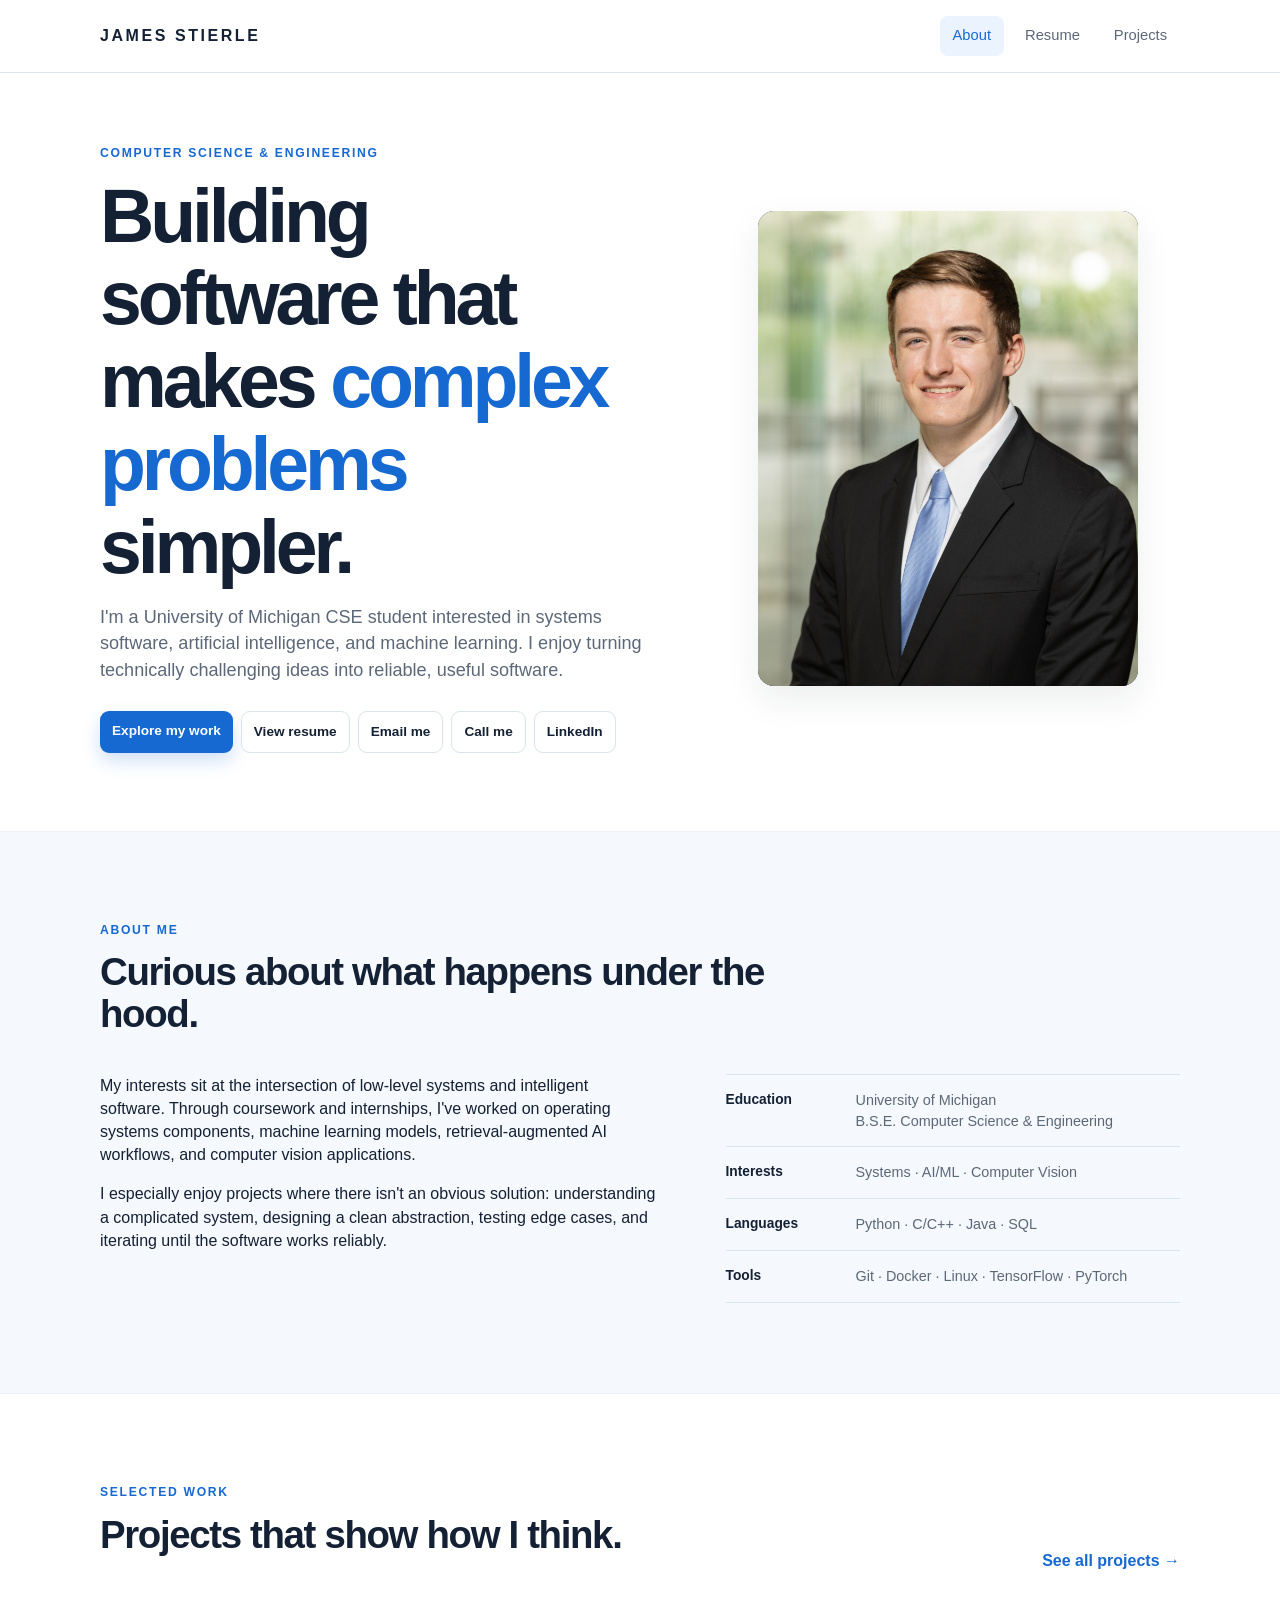
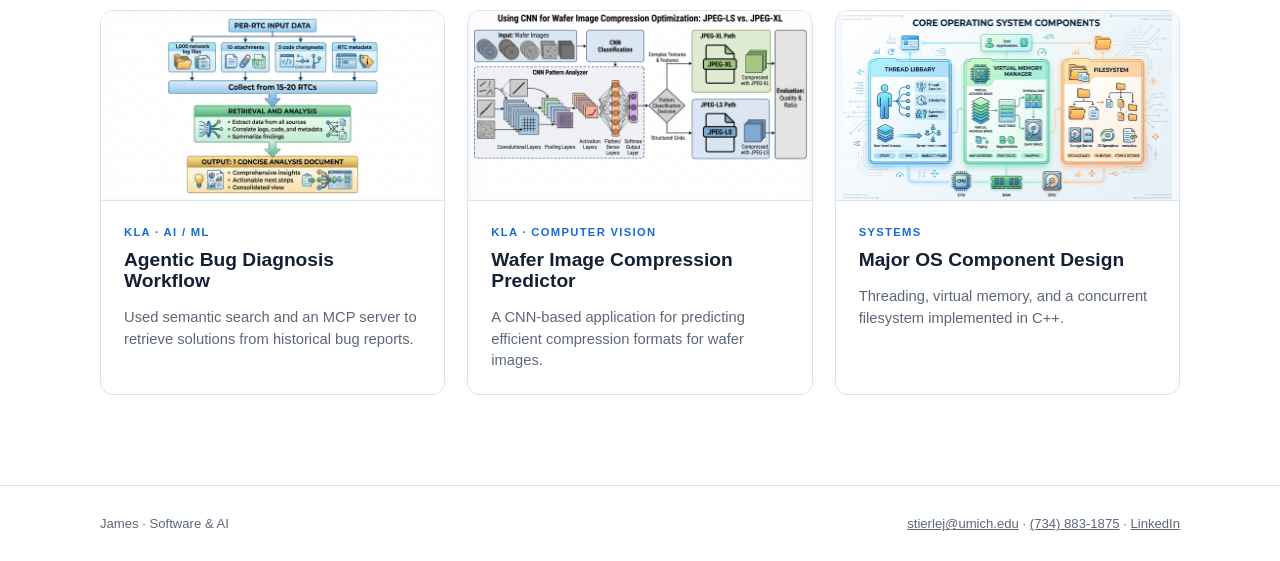
<file: index.html>
<!doctype html>
<html lang="en">
<head>
  <meta charset="utf-8">
  <meta name="viewport" content="width=device-width, initial-scale=1">
  <meta name="description" content="Professional portfolio for James — Computer Science & Engineering student focused on systems software, AI, and machine learning.">
  <title>James Stierle | Software & AI Portfolio</title>
  <link rel="stylesheet" href="assets/style.css">
</head>
<body>
  <header class="site-header">
    <nav class="nav container" aria-label="Main navigation">
      <a class="brand" href="index.html">JAMES STIERLE</a>
      <div class="nav-links">
        <a class="active" href="index.html">About</a>
        <a href="resume.html">Resume</a>
        <a href="projects.html">Projects</a>
      </div>
    </nav>
  </header>

  <main>
    <section class="hero container">
      <div class="hero-copy">
        <p class="eyebrow">COMPUTER SCIENCE & ENGINEERING</p>
        <h1>Building software that makes <span>complex problems</span> simpler.</h1>
        <p class="lead">
          I'm a University of Michigan CSE student interested in systems software,
          artificial intelligence, and machine learning. I enjoy turning technically
          challenging ideas into reliable, useful software.
        </p>
        <div class="button-row">
          <a class="button primary" href="projects.html">Explore my work</a>
          <a class="button secondary" href="resume.html">View resume</a>
          <a class="button secondary" href="mailto:stierlej@umich.edu">Email me</a>
          <a class="button secondary" href="tel:(734) 883-1875">Call me</a>
          <a class="button secondary" href="https://www.linkedin.com/in/james-stierle">LinkedIn</a>
        </div>
      </div>
      <div class="hero-card" aria-label="Professional focus">
        <div class="code-window">
          <img class="headshot" src="images/IMG_8544.jpeg" alt="Headshot of James Stierle">
        </div>
      </div>
    </section>

    <section class="section soft">
      <div class="container">
        <div class="section-heading">
          <p class="eyebrow">ABOUT ME</p>
          <h2>Curious about what happens under the hood.</h2>
        </div>
        <div class="two-column">
          <div>
            <p>
              My interests sit at the intersection of low-level systems and intelligent
              software. Through coursework and internships, I've worked on operating
              systems components, machine learning models, retrieval-augmented AI
              workflows, and computer vision applications.
            </p>
            <p>
              I especially enjoy projects where there isn't an obvious solution:
              understanding a complicated system, designing a clean abstraction,
              testing edge cases, and iterating until the software works reliably.
            </p>
          </div>
          <div class="fact-list">
            <div><strong>Education</strong><span>University of Michigan<br>B.S.E. Computer Science & Engineering</span></div>
            <div><strong>Interests</strong><span>Systems · AI/ML · Computer Vision</span></div>
            <div><strong>Languages</strong><span>Python · C/C++ · Java · SQL</span></div>
            <div><strong>Tools</strong><span>Git · Docker · Linux · TensorFlow · PyTorch</span></div>
          </div>
        </div>
      </div>
    </section>

    <section class="section container">
      <div class="section-heading row-heading">
        <div>
          <p class="eyebrow">SELECTED WORK</p>
          <h2>Projects that show how I think.</h2>
        </div>
        <a class="text-link" href="projects.html">See all projects →</a>
      </div>
      <div class="project-grid">
        <a class="project-card" href="projects.html#kla-rag">
          <div class="project-image"><img src="images/rtc_workflow.png" alt="Workflow diagram for the agentic bug diagnosis system"></div>
          <div class="project-body">
            <p class="tag">KLA · AI / ML</p>
            <h3>Agentic Bug Diagnosis Workflow</h3>
            <p>Used semantic search and an MCP server to retrieve solutions from historical bug reports.</p>
          </div>
        </a>
        <a class="project-card" href="projects.html#kla-compression">
          <div class="project-image"><img src="images/compression_cnn.png" alt="CNN workflow for predicting wafer image compression formats"></div>
          <div class="project-body">
            <p class="tag">KLA · COMPUTER VISION</p>
            <h3>Wafer Image Compression Predictor</h3>
            <p>A CNN-based application for predicting efficient compression formats for wafer images.</p>
          </div>
        </a>
        <a class="project-card" href="projects.html#systems">
          <div class="project-image"><img src="images/os_diagram.png" alt="Diagram of the operating systems components"></div>
          <div class="project-body">
            <p class="tag">SYSTEMS</p>
            <h3>Major OS Component Design</h3>
            <p>Threading, virtual memory, and a concurrent filesystem implemented in C++.</p>
          </div>
        </a>
      </div>
    </section>
  </main>

  <footer class="footer">
    <div class="container footer-inner">
      <span>James · Software & AI</span>
      <span><a href="mailto:stierlej@umich.edu">stierlej@umich.edu</a> · <a href="tel:(734) 883-1875">(734) 883-1875</a> · <a href="https://www.linkedin.com/in/james-stierle">LinkedIn</a></span>
    </div>
  </footer>
</body>
</html>
</file>
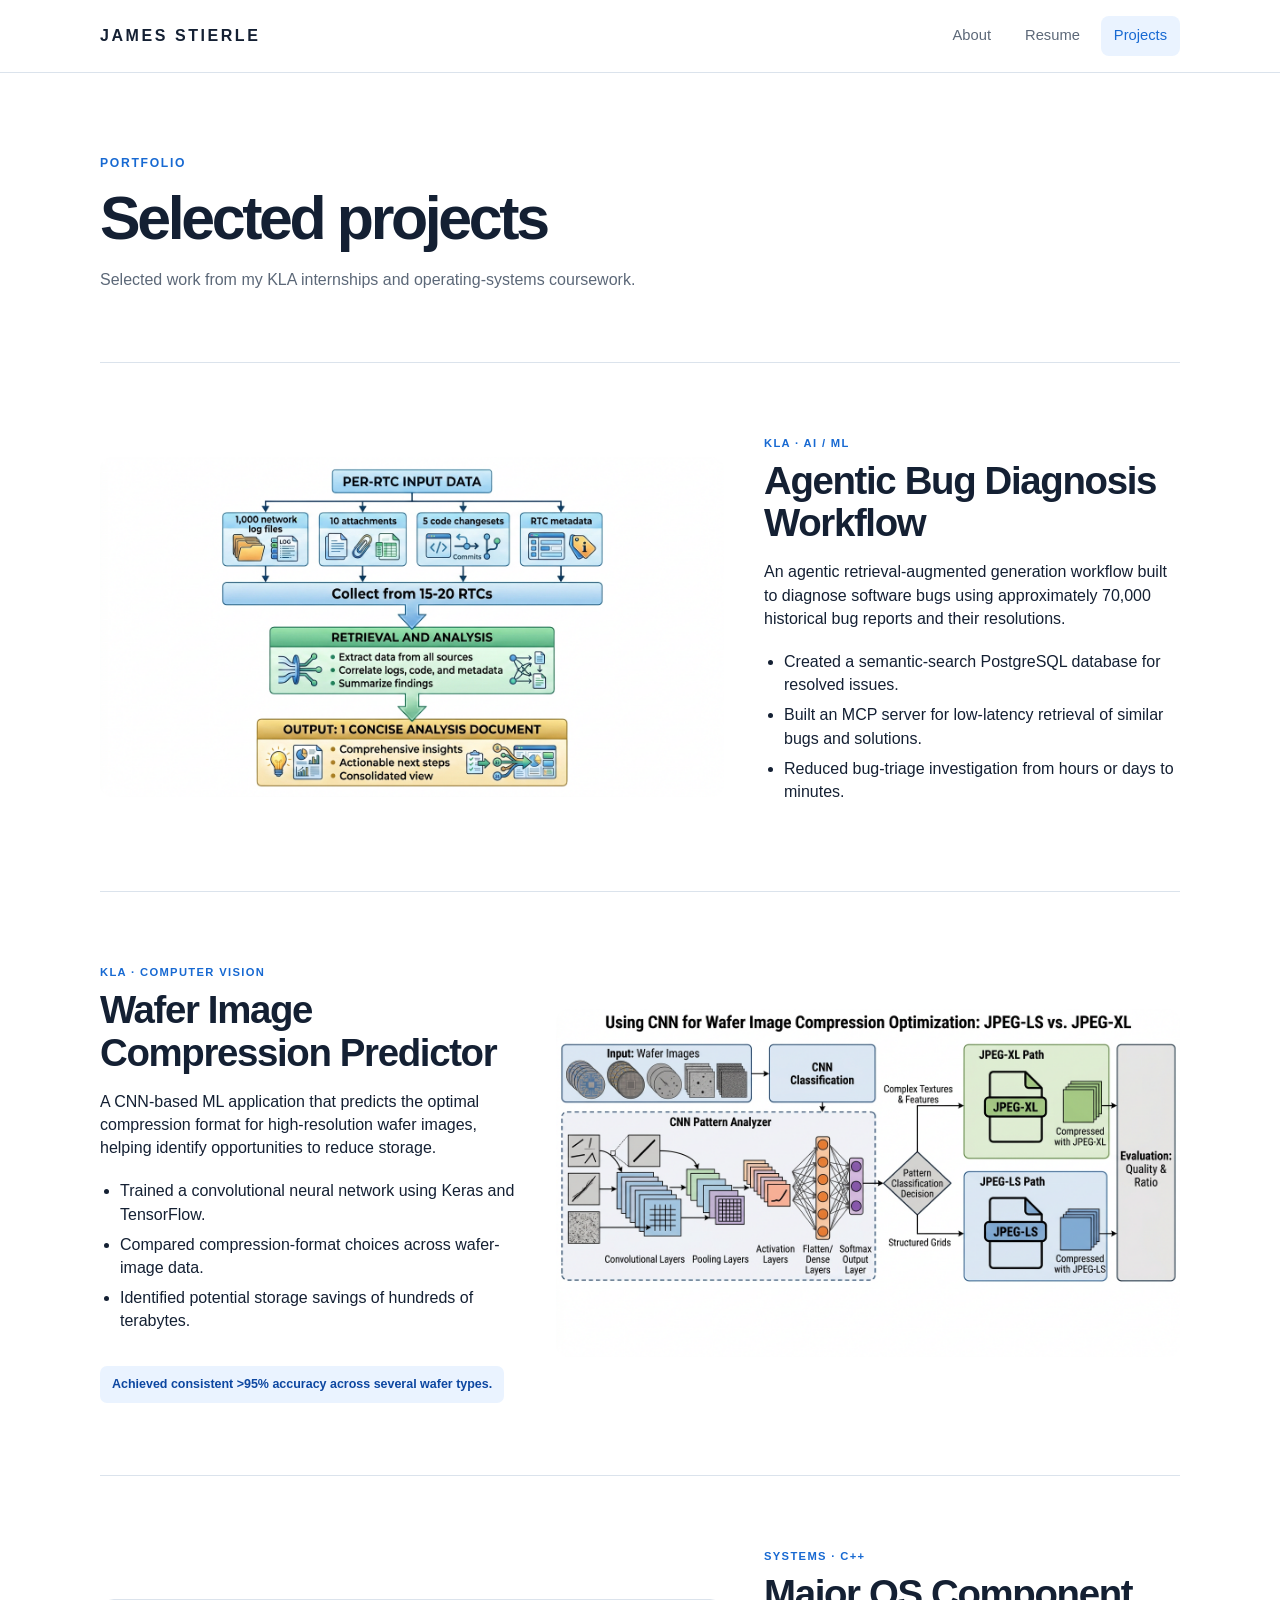
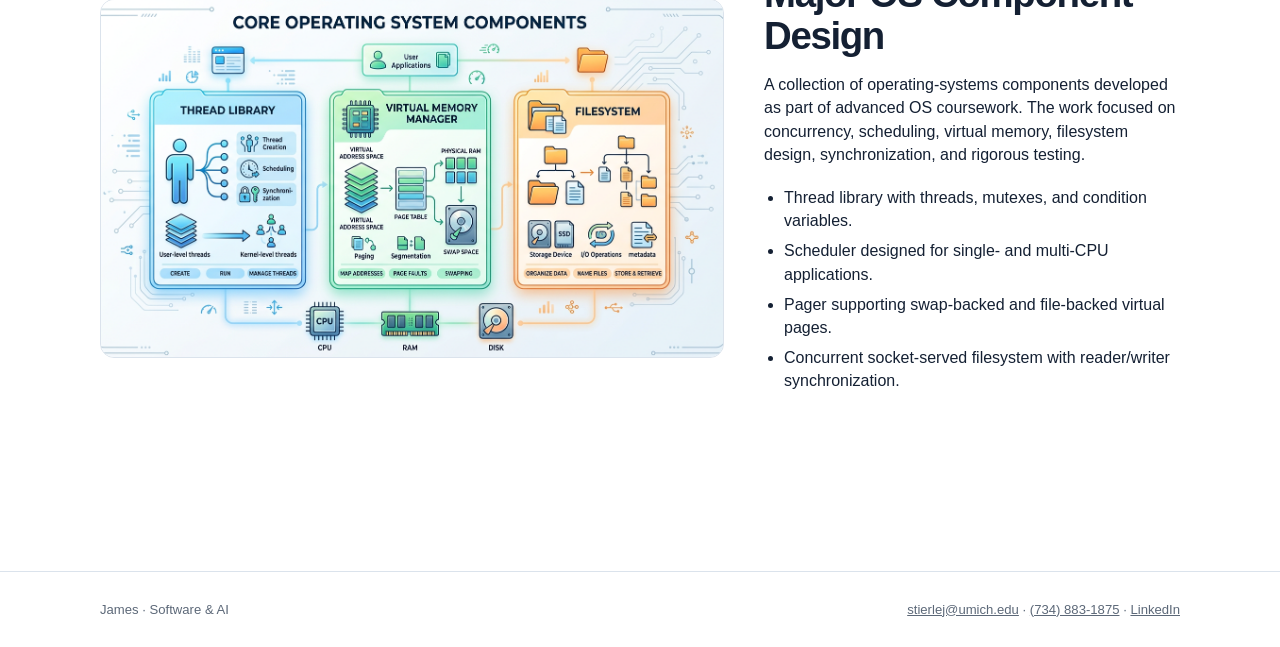
<file: projects.html>
<!doctype html>
<html lang="en">
<head>
  <meta charset="utf-8">
  <meta name="viewport" content="width=device-width, initial-scale=1">
  <title>James | Projects</title>
  <link rel="stylesheet" href="assets/style.css">
</head>
<body>
  <header class="site-header">
    <nav class="nav container" aria-label="Main navigation">
      <a class="brand" href="index.html">JAMES STIERLE</a>
      <div class="nav-links">
        <a href="index.html">About</a>
        <a href="resume.html">Resume</a>
        <a class="active" href="projects.html">Projects</a>
      </div>
    </nav>
  </header>

  <main class="container projects-page">
    <div class="page-intro">
      <p class="eyebrow">PORTFOLIO</p>
      <h1>Selected projects</h1>
      <p>Selected work from my KLA internships and operating-systems coursework.</p>
    </div>

    <section class="project-detail" id="kla-rag">
      <div class="detail-image"><img src="images/rtc_workflow.png" alt="Workflow diagram for the agentic bug diagnosis system"></div>
      <div class="detail-copy">
        <p class="tag">KLA · AI / ML</p>
        <h2>Agentic Bug Diagnosis Workflow</h2>
        <p>
          An agentic retrieval-augmented generation workflow built to diagnose software
          bugs using approximately 70,000 historical bug reports and their resolutions.
        </p>
        <ul>
          <li>Created a semantic-search PostgreSQL database for resolved issues.</li>
          <li>Built an MCP server for low-latency retrieval of similar bugs and solutions.</li>
          <li>Reduced bug-triage investigation from hours or days to minutes.</li>
        </ul>
      </div>
    </section>

    <section class="project-detail reverse" id="kla-compression">
      <div class="detail-image"><img src="images/compression_cnn.png" alt="CNN workflow for predicting wafer image compression formats"></div>
      <div class="detail-copy">
        <p class="tag">KLA · COMPUTER VISION</p>
        <h2>Wafer Image Compression Predictor</h2>
        <p>
          A CNN-based ML application that predicts the optimal compression format for
          high-resolution wafer images, helping identify opportunities to reduce storage.
        </p>
        <ul>
          <li>Trained a convolutional neural network using Keras and TensorFlow.</li>
          <li>Compared compression-format choices across wafer-image data.</li>
          <li>Identified potential storage savings of hundreds of terabytes.</li>
        </ul>
        <div class="placeholder-note">Achieved consistent >95% accuracy across several wafer types.</div>
      </div>
    </section>

    <section class="project-detail" id="systems">
      <div class="detail-image"><img src="images/os_diagram.png" alt="Diagram of the operating systems components"></div>
      <div class="detail-copy">
        <p class="tag">SYSTEMS · C++</p>
        <h2>Major OS Component Design</h2>
        <p>
          A collection of operating-systems components developed as part of advanced
          OS coursework. The work focused on concurrency, scheduling, virtual
          memory, filesystem design, synchronization, and rigorous testing.
        </p>
        <ul>
          <li>Thread library with threads, mutexes, and condition variables.</li>
          <li>Scheduler designed for single- and multi-CPU applications.</li>
          <li>Pager supporting swap-backed and file-backed virtual pages.</li>
          <li>Concurrent socket-served filesystem with reader/writer synchronization.</li>
        </ul>
      </div>
    </section>
  </main>

  <footer class="footer">
    <div class="container footer-inner"><span>James · Software & AI</span><span><a href="mailto:stierlej@umich.edu">stierlej@umich.edu</a> · <a href="tel:(734) 883-1875">(734) 883-1875</a> · <a href="https://www.linkedin.com/in/james-stierle">LinkedIn</a></span></div>
  </footer>
</body>
</html>
</file>
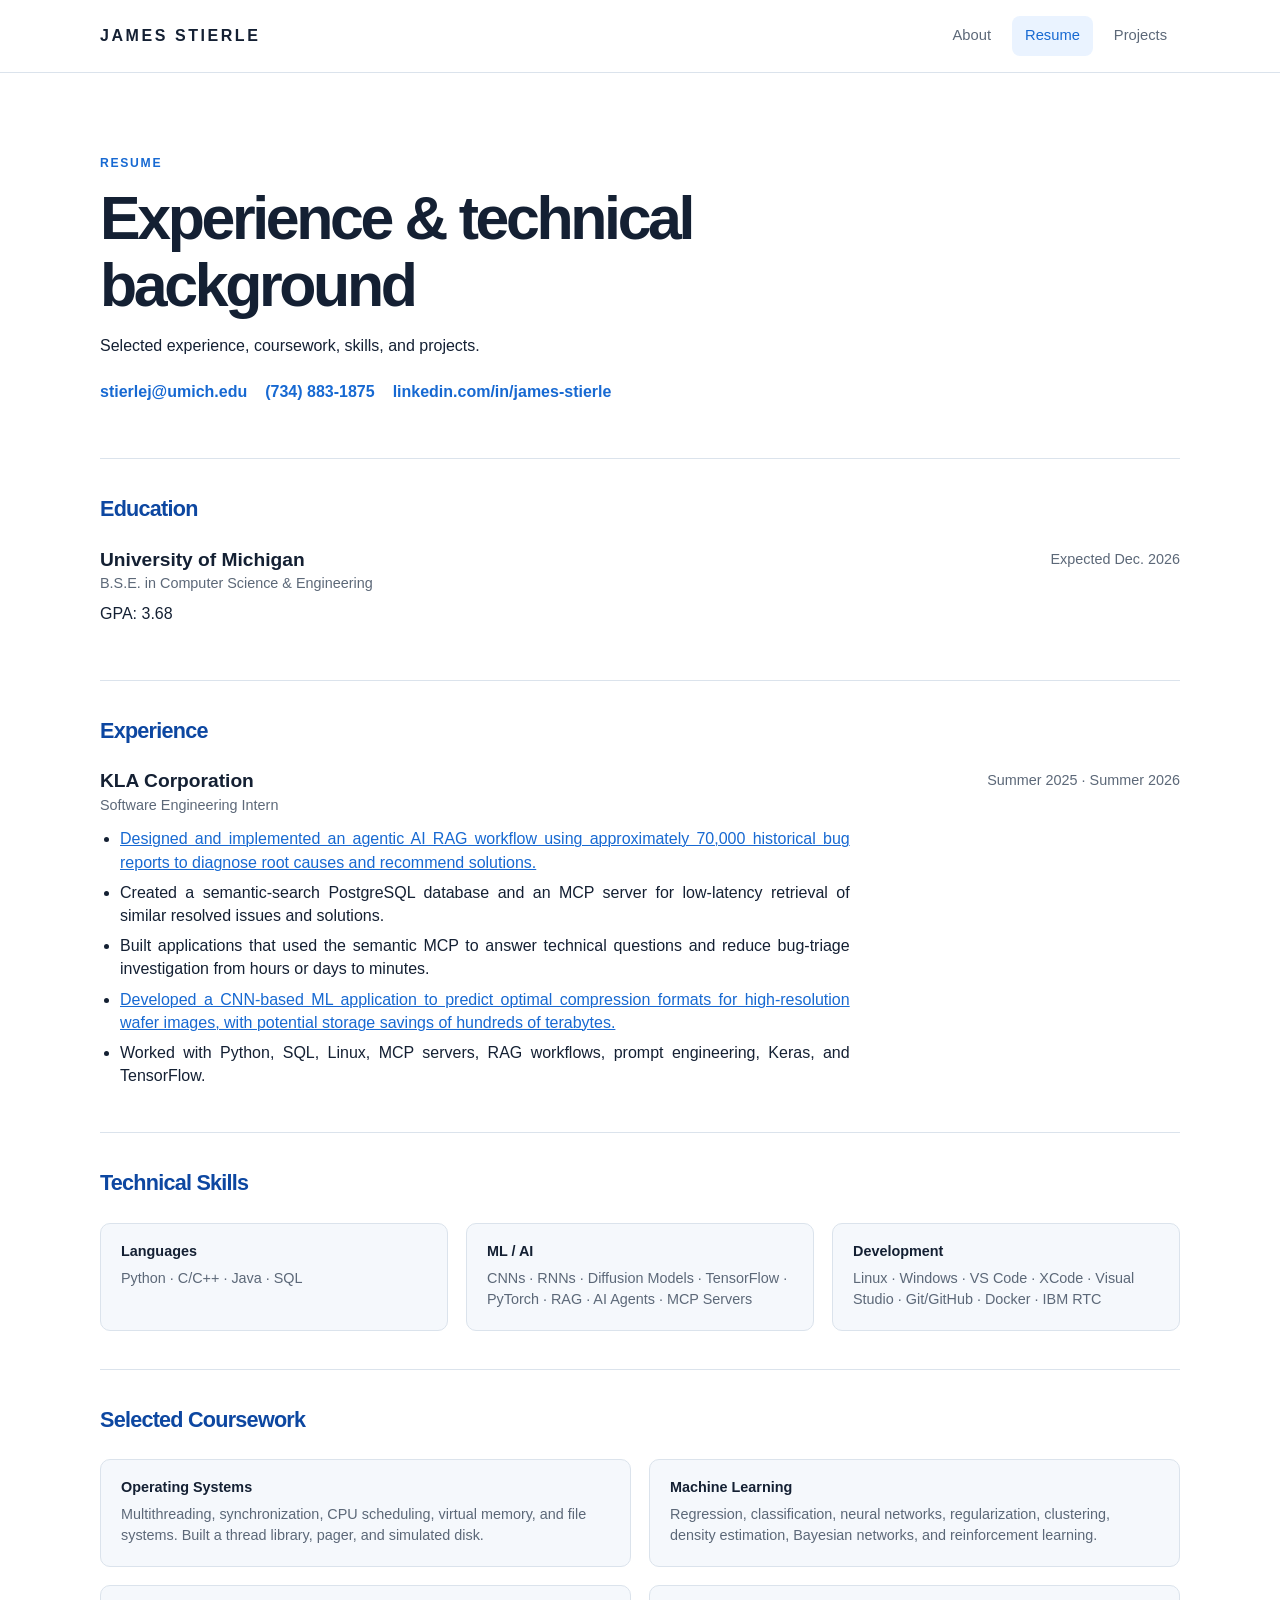
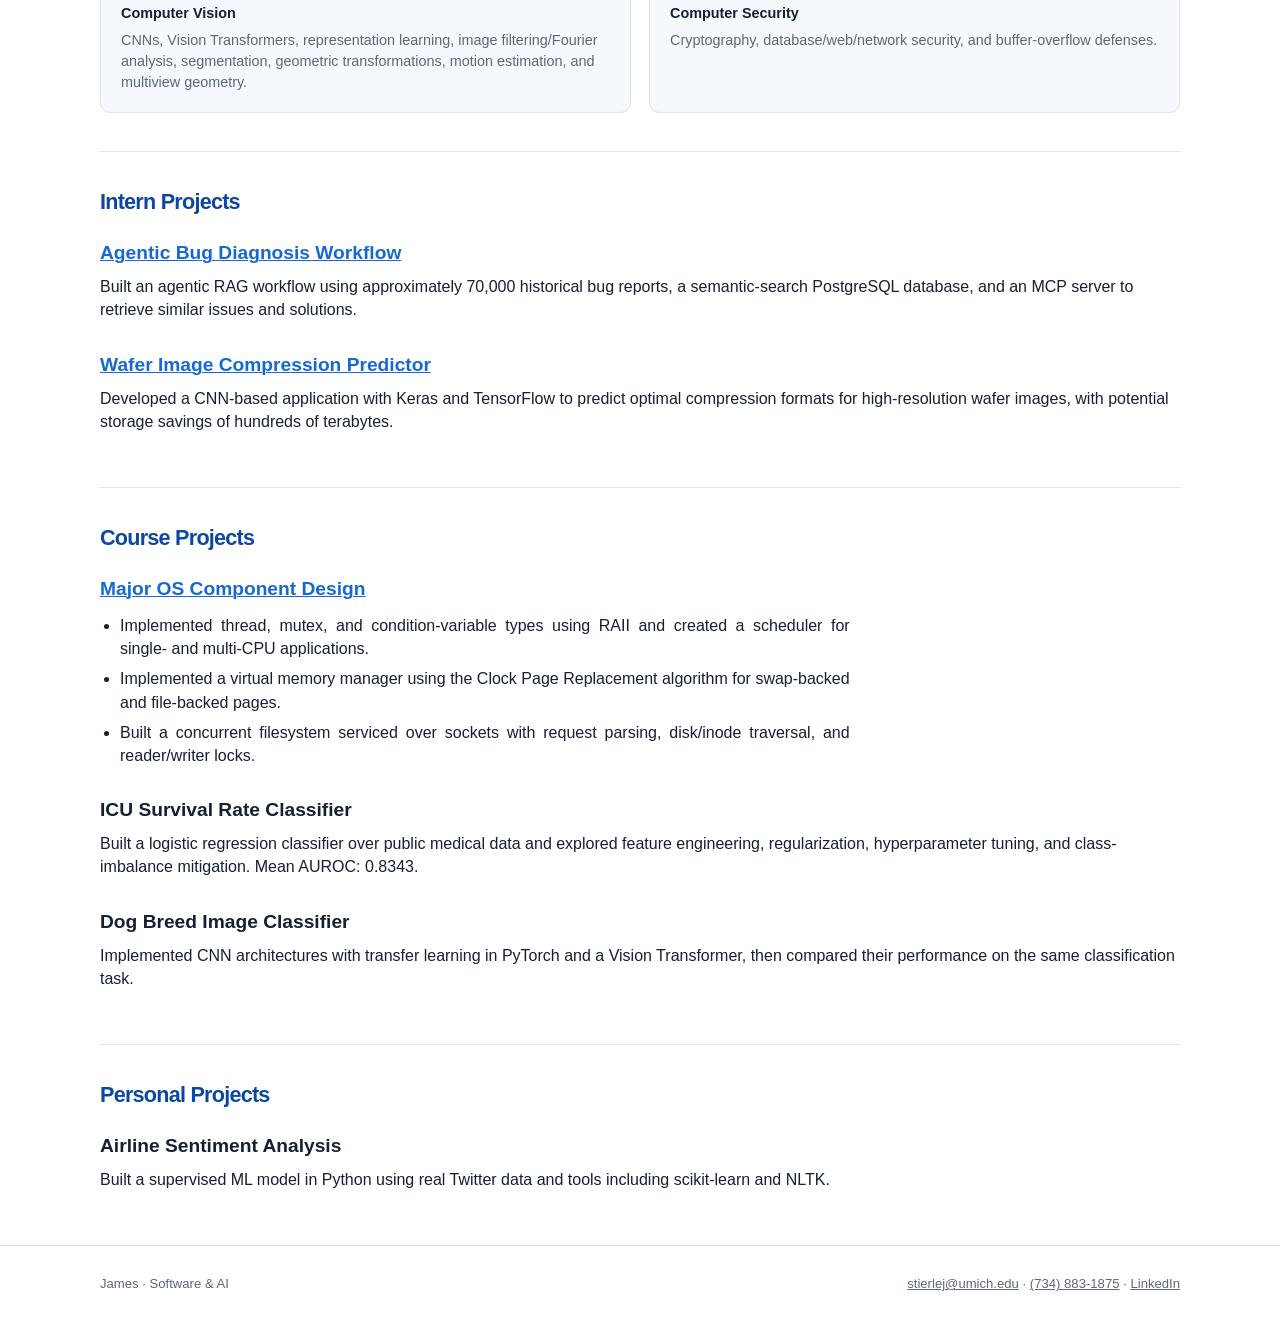
<file: resume.html>
<!doctype html>
<html lang="en">
<head>
  <meta charset="utf-8">
  <meta name="viewport" content="width=device-width, initial-scale=1">
  <title>James | Resume</title>
  <link rel="stylesheet" href="assets/style.css">
</head>
<body>
  <header class="site-header">
    <nav class="nav container" aria-label="Main navigation">
      <a class="brand" href="index.html">JAMES STIERLE</a>
      <div class="nav-links">
        <a href="index.html">About</a>
        <a class="active" href="resume.html">Resume</a>
        <a href="projects.html">Projects</a>
      </div>
    </nav>
  </header>

  <main class="container resume-page">
    <div class="page-intro">
      <p class="eyebrow">RESUME</p>
      <h1>Experience & technical background</h1>
      <p>Selected experience, coursework, skills, and projects.</p>
      <div class="contact-links" aria-label="Contact information">
        <a href="mailto:stierlej@umich.edu">stierlej@umich.edu</a>
        <a href="tel:(734) 883-1875">(734) 883-1875</a>
        <a href="https://www.linkedin.com/in/james-stierle">linkedin.com/in/james-stierle</a>
      </div>
    </div>

    <section class="resume-section">
      <h2>Education</h2>
      <article class="resume-item">
        <div class="item-heading">
          <div><h3>University of Michigan</h3><p>B.S.E. in Computer Science & Engineering</p></div>
          <span>Expected Dec. 2026</span>
        </div>
        <p>GPA: 3.68</p>
      </article>
    </section>

    <section class="resume-section">
      <h2>Experience</h2>
      <article class="resume-item">
        <div class="item-heading">
          <div><h3>KLA Corporation</h3><p>Software Engineering Intern</p></div>
          <span>Summer 2025 · Summer 2026</span>
        </div>
        <ul>
          <li><a href="projects.html#kla-rag">Designed and implemented an agentic AI RAG workflow using approximately 70,000 historical bug reports to diagnose root causes and recommend solutions.</a></li>
          <li>Created a semantic-search PostgreSQL database and an MCP server for low-latency retrieval of similar resolved issues and solutions.</li>
          <li>Built applications that used the semantic MCP to answer technical questions and reduce bug-triage investigation from hours or days to minutes.</li>
          <li><a href="projects.html#kla-compression">Developed a CNN-based ML application to predict optimal compression formats for high-resolution wafer images, with potential storage savings of hundreds of terabytes.</a></li>
          <li>Worked with Python, SQL, Linux, MCP servers, RAG workflows, prompt engineering, Keras, and TensorFlow.</li>
        </ul>
      </article>
    </section>

    <section class="resume-section">
      <h2>Technical Skills</h2>
      <div class="skill-groups">
        <div><h3>Languages</h3><p>Python · C/C++ · Java · SQL</p></div>
        <div><h3>ML / AI</h3><p>CNNs · RNNs · Diffusion Models · TensorFlow · PyTorch · RAG · AI Agents · MCP Servers</p></div>
        <div><h3>Development</h3><p>Linux · Windows · VS Code · XCode · Visual Studio · Git/GitHub · Docker · IBM RTC</p></div>
      </div>
    </section>

    <section class="resume-section">
      <h2>Selected Coursework</h2>
      <div class="course-grid">
        <article><h3>Operating Systems</h3><p>Multithreading, synchronization, CPU scheduling, virtual memory, and file systems. Built a thread library, pager, and simulated disk.</p></article>
        <article><h3>Machine Learning</h3><p>Regression, classification, neural networks, regularization, clustering, density estimation, Bayesian networks, and reinforcement learning.</p></article>
        <article><h3>Computer Vision</h3><p>CNNs, Vision Transformers, representation learning, image filtering/Fourier analysis, segmentation, geometric transformations, motion estimation, and multiview geometry.</p></article>
        <article><h3>Computer Security</h3><p>Cryptography, database/web/network security, and buffer-overflow defenses.</p></article>
      </div>
    </section>

    <section class="resume-section">
      <h2>Intern Projects</h2>
      <article class="resume-item">
        <div class="item-heading"><h3><a href="projects.html#kla-rag">Agentic Bug Diagnosis Workflow</a></h3></div>
        <p>Built an agentic RAG workflow using approximately 70,000 historical bug reports, a semantic-search PostgreSQL database, and an MCP server to retrieve similar issues and solutions.</p>
      </article>
      <article class="resume-item">
        <div class="item-heading"><h3><a href="projects.html#kla-compression">Wafer Image Compression Predictor</a></h3></div>
        <p>Developed a CNN-based application with Keras and TensorFlow to predict optimal compression formats for high-resolution wafer images, with potential storage savings of hundreds of terabytes.</p>
      </article>
    </section>

    <section class="resume-section">
      <h2>Course Projects</h2>
      <article class="resume-item">
        <div class="item-heading"><h3><a href="projects.html#systems">Major OS Component Design</a></h3></div>
        <ul>
          <li>Implemented thread, mutex, and condition-variable types using RAII and created a scheduler for single- and multi-CPU applications.</li>
          <li>Implemented a virtual memory manager using the Clock Page Replacement algorithm for swap-backed and file-backed pages.</li>
          <li>Built a concurrent filesystem serviced over sockets with request parsing, disk/inode traversal, and reader/writer locks.</li>
        </ul>
      </article>
      <article class="resume-item">
        <div class="item-heading"><h3>ICU Survival Rate Classifier</h3></div>
        <p>Built a logistic regression classifier over public medical data and explored feature engineering, regularization, hyperparameter tuning, and class-imbalance mitigation. Mean AUROC: 0.8343.</p>
      </article>
      <article class="resume-item">
        <div class="item-heading"><h3>Dog Breed Image Classifier</h3></div>
        <p>Implemented CNN architectures with transfer learning in PyTorch and a Vision Transformer, then compared their performance on the same classification task.</p>
      </article>
    </section>

    <section class="resume-section">
      <h2>Personal Projects</h2>
      <article class="resume-item">
        <div class="item-heading"><h3>Airline Sentiment Analysis</h3></div>
        <p>Built a supervised ML model in Python using real Twitter data and tools including scikit-learn and NLTK.</p>
      </article>
    </section>
  </main>

  <footer class="footer">
    <div class="container footer-inner"><span>James · Software & AI</span><span><a href="mailto:stierlej@umich.edu">stierlej@umich.edu</a> · <a href="tel:(734) 883-1875">(734) 883-1875</a> · <a href="https://www.linkedin.com/in/james-stierle">LinkedIn</a></span></div>
  </footer>
</body>
</html>
</file>
<file: assets/style.css>
:root {
  --blue: #1769d2;
  --blue-dark: #0d47a1;
  --blue-light: #eaf3ff;
  --ink: #142033;
  --muted: #5c6878;
  --line: #dbe3ec;
  --soft: #f5f8fc;
  --white: #ffffff;
  --max: 1080px;
  --shadow: 0 14px 35px rgba(20, 32, 51, .08);
}

* { box-sizing: border-box; }
html { scroll-behavior: smooth; }
body {
  margin: 0;
  color: var(--ink);
  background: var(--white);
  font-family: Inter, ui-sans-serif, -apple-system, BlinkMacSystemFont, "Segoe UI", Arial, sans-serif;
  line-height: 1.45;
}
p { margin: 0 0 1rem; }
a { color: inherit; }
.container { width: min(var(--max), calc(100% - 40px)); margin: 0 auto; }

.site-header {
  position: sticky; top: 0; z-index: 10;
  background: rgba(255,255,255,.94);
  backdrop-filter: blur(10px);
  border-bottom: 1px solid var(--line);
}
.nav { min-height: 72px; display: flex; align-items: center; justify-content: space-between; gap: 20px; }
.brand { text-decoration: none; font-weight: 850; letter-spacing: .16em; font-size: 1rem; }
.brand span { color: var(--blue); }
.nav-links { display: flex; gap: 8px; }
.nav-links a {
  text-decoration: none; color: var(--muted); font-size: .92rem;
  padding: 9px 13px; border-radius: 8px;
}
.nav-links a:hover, .nav-links a.active { color: var(--blue); background: var(--blue-light); }

.hero {
  min-height: 610px; display: grid; grid-template-columns: 1.08fr .92fr;
  align-items: center; gap: 70px; padding-top: 72px; padding-bottom: 78px;
}
.eyebrow { color: var(--blue); font-size: .76rem; font-weight: 800; letter-spacing: .14em; margin-bottom: 12px; }
h1, h2, h3 { line-height: 1.1; margin: 0 0 16px; }
h1 { font-size: clamp(2.5rem, 6vw, 4.7rem); letter-spacing: -.055em; }
h2 { font-size: clamp(1.8rem, 3vw, 2.6rem); letter-spacing: -.035em; }
h3 { font-size: 1.2rem; }
.hero h1 span { color: var(--blue); }
.lead { max-width: 590px; font-size: 1.13rem; color: var(--muted); }
.button-row { display: flex; gap: 8px; flex-wrap: nowrap; margin-top: 28px; }
.button { text-decoration: none; padding: 10px 12px; border-radius: 9px; font-weight: 750; font-size: .85rem; white-space: nowrap; }
.button.primary { background: var(--blue); color: white; box-shadow: 0 8px 18px rgba(23,105,210,.2); }
.button.primary:hover { background: var(--blue-dark); }
.button.secondary { border: 1px solid var(--line); background: white; }
.button.secondary:hover { border-color: var(--blue); color: var(--blue); }

.hero-card { display: flex; justify-content: center; }
.code-window {
  width: min(100%, 380px); background: #10233f; color: #e7f0ff;
  border-radius: 16px; box-shadow: var(--shadow); overflow: hidden;
  transform: none;
}
.headshot { display: block; width: 100%; aspect-ratio: 4 / 5; object-fit: cover; }
.window-bar { height: 38px; padding: 0 14px; display: flex; gap: 6px; align-items: center; background: #0b1b31; }
.window-bar span { width: 8px; height: 8px; border-radius: 50%; background: #7890aa; }
pre { margin: 0; padding: 34px; font-size: 1rem; line-height: 1.8; overflow: auto; }
pre b { color: #78b5ff; }

.section { padding-top: 90px; padding-bottom: 90px; }
.soft { background: var(--soft); border-top: 1px solid #edf1f5; border-bottom: 1px solid #edf1f5; }
.section-heading { max-width: 700px; margin-bottom: 38px; }
.row-heading { display: flex; align-items: end; justify-content: space-between; gap: 20px; max-width: none; }
.text-link { color: var(--blue); font-weight: 750; text-decoration: none; white-space: nowrap; }
.text-link:hover { text-decoration: underline; }
.two-column { display: grid; grid-template-columns: 1.1fr .9fr; gap: 70px; }
.two-column p, .detail-copy p { max-width: 65ch; }
.fact-list { border-top: 1px solid var(--line); }
.fact-list div { display: grid; grid-template-columns: 115px 1fr; gap: 15px; padding: 15px 0; border-bottom: 1px solid var(--line); }
.fact-list strong { font-size: .86rem; }
.fact-list span { color: var(--muted); font-size: .9rem; }

.project-grid { display: grid; grid-template-columns: repeat(3, 1fr); gap: 22px; }
.project-card { text-decoration: none; border: 1px solid var(--line); border-radius: 13px; overflow: hidden; background: white; transition: .2s ease; }
.project-card:hover { transform: translateY(-4px); box-shadow: var(--shadow); border-color: #b9d2f3; }
.project-image { height: 190px; background: var(--soft); border-bottom: 1px solid var(--line); }
.project-image img { display: block; width: 100%; height: 100%; object-fit: contain; }
.project-body { padding: 23px; }
.project-body p:last-child { color: var(--muted); font-size: .92rem; margin: 0; }
.tag { color: var(--blue); font-size: .7rem; letter-spacing: .12em; font-weight: 850; margin-bottom: 9px; }
.placeholder {
  background:
    linear-gradient(135deg, rgba(23,105,210,.12), rgba(23,105,210,.03)),
    repeating-linear-gradient(45deg, transparent, transparent 14px, rgba(23,105,210,.045) 14px, rgba(23,105,210,.045) 15px);
  display: grid; place-items: center; color: var(--blue); font-size: .72rem; font-weight: 850; letter-spacing: .12em;
  border-bottom: 1px solid var(--line);
}

.footer { border-top: 1px solid var(--line); padding: 28px 0; color: var(--muted); font-size: .82rem; }
.footer-inner { display: flex; justify-content: space-between; gap: 20px; }

.page-intro { padding: 82px 0 55px; max-width: 760px; }
.page-intro h1 { font-size: clamp(2.3rem, 5vw, 3.8rem); }
.page-intro > p:last-child { color: var(--muted); max-width: 65ch; }
.contact-links { display: flex; gap: 18px; flex-wrap: wrap; margin-top: 22px; color: var(--blue); font-weight: 700; }
.contact-links a { text-decoration: none; }
.contact-links a:hover { text-decoration: underline; }

.resume-section { border-top: 1px solid var(--line); padding: 38px 0; }
.resume-section > h2 { font-size: 1.35rem; color: var(--blue-dark); margin-bottom: 28px; }
.resume-item { margin-bottom: 32px; }
.resume-item:last-child { margin-bottom: 0; }
.item-heading { display: flex; justify-content: space-between; gap: 20px; margin-bottom: 9px; }
.item-heading h3 { margin-bottom: 3px; }
.item-heading p, .item-heading span { color: var(--muted); margin: 0; font-size: .9rem; }
.resume-item ul { padding-left: 20px; margin: 12px 0 0; }
.resume-item li { margin-bottom: 7px; max-width: 82ch; text-align: justify; }
.resume-item a { color: var(--blue); text-decoration-thickness: 1px; }
.skill-groups { display: grid; grid-template-columns: repeat(3,1fr); gap: 18px; }
.skill-groups > div, .course-grid article { background: var(--soft); border: 1px solid var(--line); border-radius: 10px; padding: 20px; }
.skill-groups h3, .course-grid h3 { font-size: .9rem; margin-bottom: 8px; }
.skill-groups p, .course-grid p { color: var(--muted); margin: 0; font-size: .9rem; }
.course-grid { display: grid; grid-template-columns: repeat(2,1fr); gap: 18px; }

.projects-page { padding-bottom: 90px; }
.project-detail {
  display: grid; grid-template-columns: 1.2fr .8fr; gap: 40px; align-items: center;
  padding: 72px 0; border-top: 1px solid var(--line); scroll-margin-top: 80px;
}
.project-detail.reverse .detail-image { order: 2; }
.project-detail.reverse .detail-copy { order: 1; }
.project-detail.reverse { grid-template-columns: .8fr 1.2fr; }
.detail-image { border: 1px solid var(--line); border-radius: 14px; overflow: hidden; background: var(--soft); }
.project-detail#kla-rag .detail-image,
.project-detail#kla-compression .detail-image { border: 0; }
.detail-image img { display: block; width: 100%; height: auto; }
.detail-copy ul { padding-left: 20px; margin-top: 20px; }
.detail-copy li { margin-bottom: 7px; }
.placeholder-note {
  display: inline-block; margin-top: 18px; padding: 9px 12px; border-radius: 7px;
  background: var(--blue-light); color: var(--blue-dark); font-size: .78rem; font-weight: 700;
}
.coming-soon { border: 1px solid #bcd5f4; background: var(--blue-light); border-radius: 14px; padding: 35px; margin-top: 25px; }
.coming-soon p:last-child { color: var(--muted); max-width: 65ch; margin: 0; }

@media (max-width: 820px) {
  .hero, .two-column { grid-template-columns: 1fr; }
  .hero { gap: 35px; padding-top: 55px; }
  .hero-card { justify-content: stretch; }
  .project-grid, .skill-groups, .course-grid { grid-template-columns: 1fr; }
  .project-detail.reverse .detail-image,
  .project-detail.reverse .detail-copy { order: 0; }
}
@media (max-width: 560px) {
  .container { width: min(var(--max), calc(100% - 28px)); }
  .nav { min-height: 64px; }
  .nav-links { gap: 0; }
  .nav-links a { padding: 8px 8px; font-size: .84rem; }
  .brand { font-size: .9rem; }
  h1 { font-size: 2.65rem; }
  .section { padding-top: 65px; padding-bottom: 65px; }
  .button-row { flex-wrap: wrap; }
  .row-heading, .item-heading, .footer-inner { flex-direction: column; align-items: flex-start; }
}
</file>
